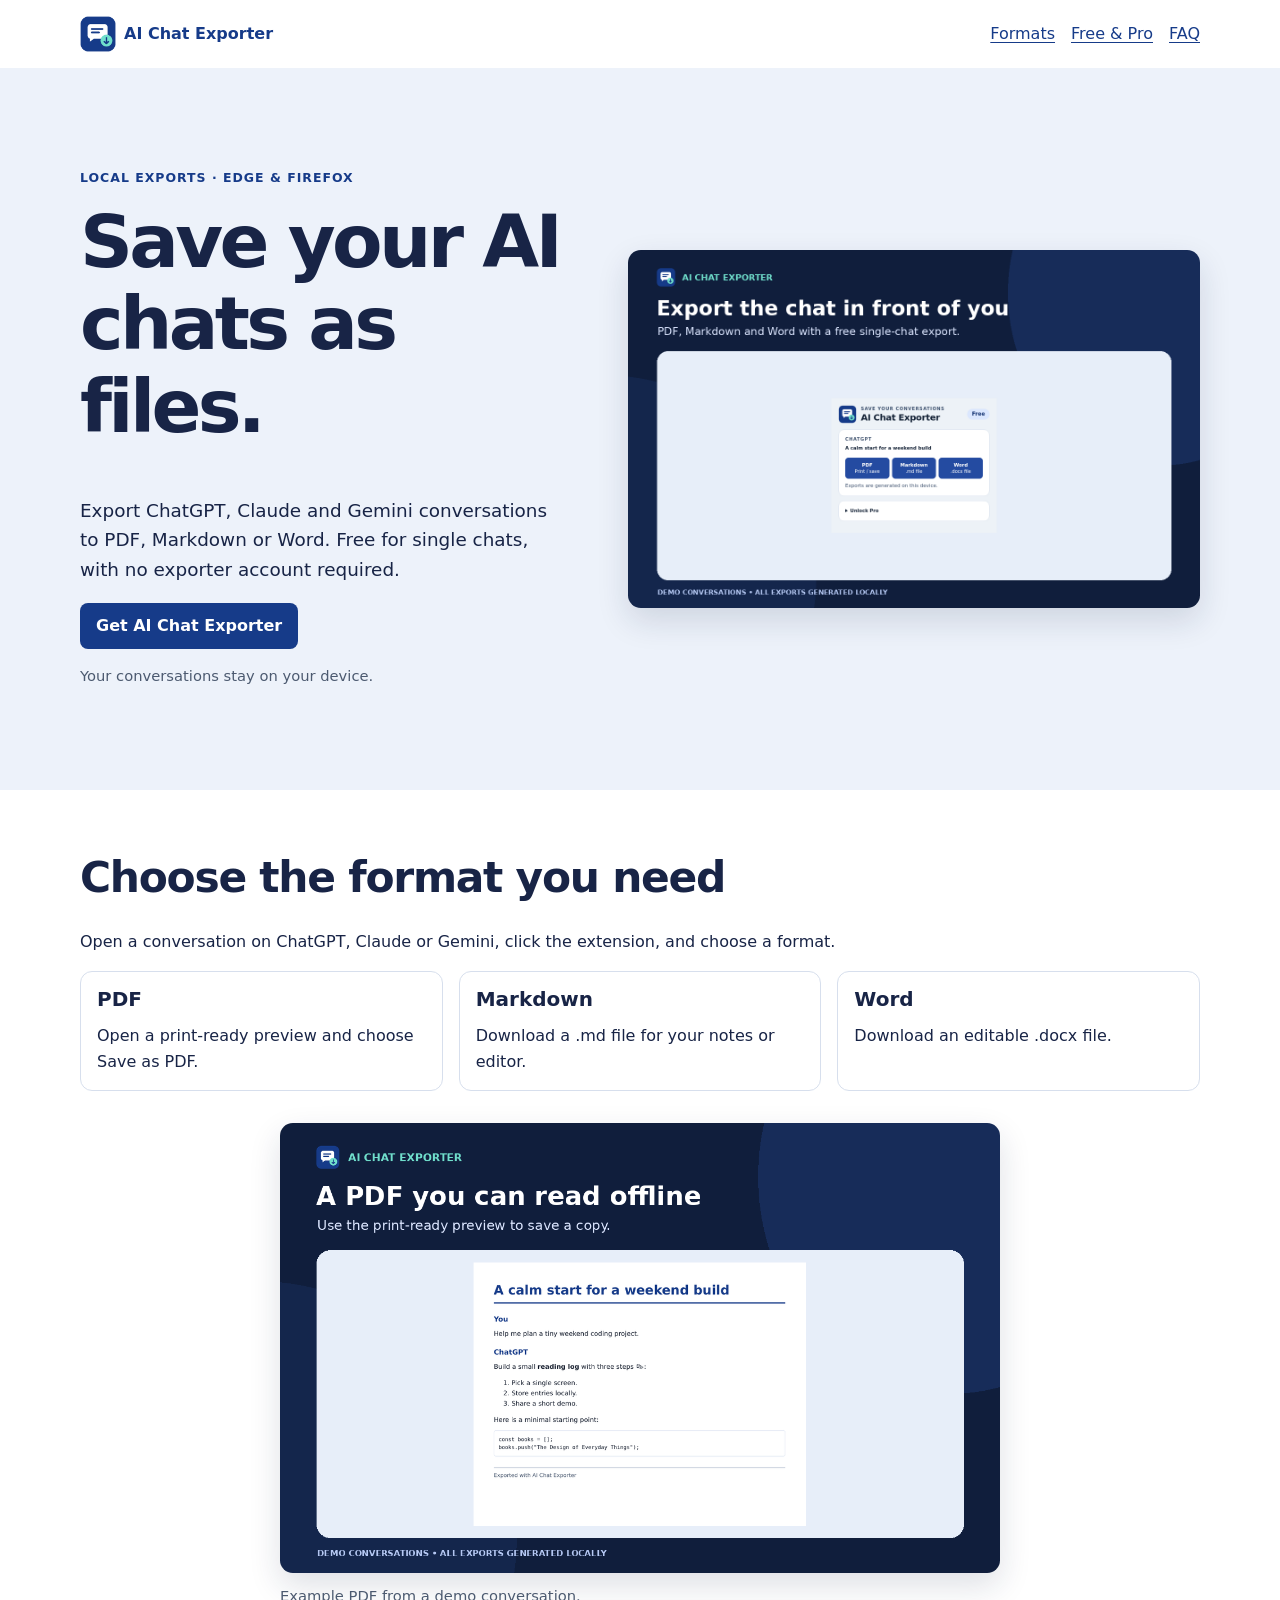
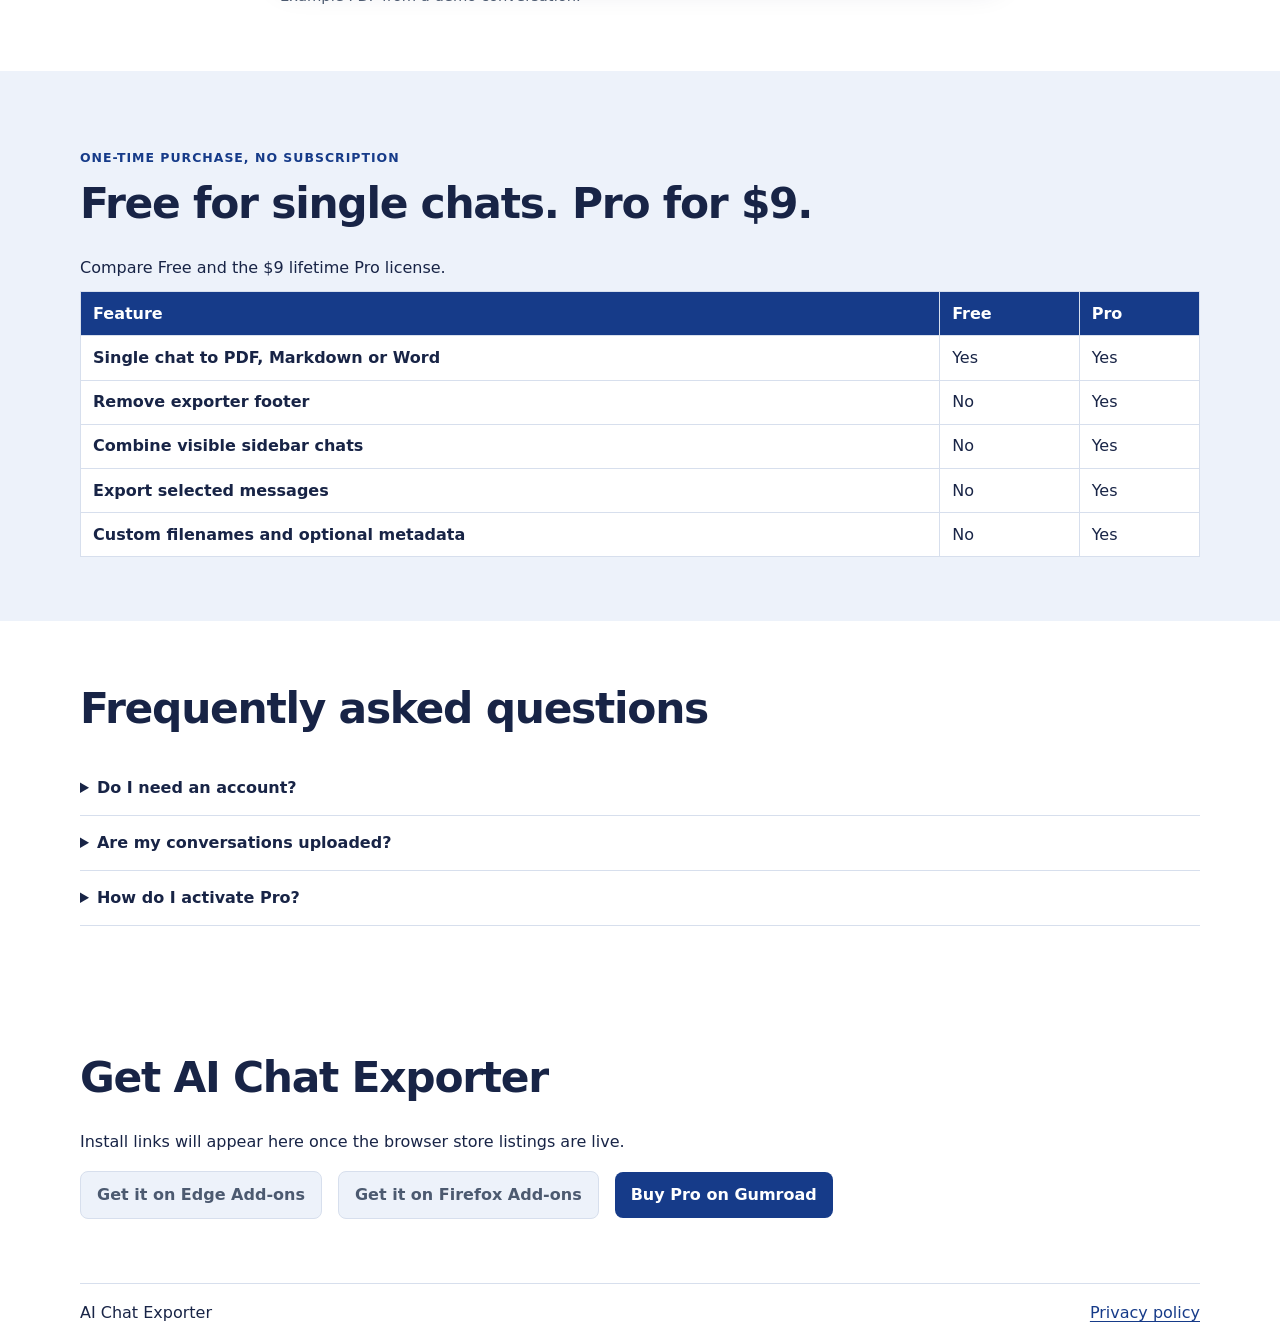
<file: index.html>
<!doctype html>
<html lang="en">
<head>
  <meta charset="utf-8">
  <meta name="viewport" content="width=device-width, initial-scale=1">
  <title>AI Chat Exporter — Save chats to PDF, Markdown &amp; Word</title>
  <meta name="description" content="Save ChatGPT, Claude and Gemini conversations as PDF, Markdown or Word files. Single-chat exports are free and stay on your device.">
  <link rel="canonical" href="https://r69shabh.github.io/ai-chat-exporter-site/">
  <link rel="icon" href="assets/128.png" type="image/png">
  <link rel="stylesheet" href="styles.css">
  <meta property="og:type" content="website">
  <meta property="og:title" content="AI Chat Exporter — Save chats to PDF, Markdown &amp; Word">
  <meta property="og:description" content="Export ChatGPT, Claude and Gemini conversations to files on your device. Free for single chats.">
  <meta property="og:url" content="https://r69shabh.github.io/ai-chat-exporter-site/">
  <meta property="og:image" content="https://r69shabh.github.io/ai-chat-exporter-site/assets/promo-marquee.png">
  <meta property="og:image:alt" content="AI Chat Exporter: PDF, Markdown and Word">
  <meta name="twitter:card" content="summary_large_image">
</head>
<body>
  <header class="shell masthead">
    <a class="brand" href="./"><img src="assets/128.png" width="36" height="36" alt=""> AI Chat Exporter</a>
    <nav aria-label="Main"><a href="#formats">Formats</a><a href="#plans">Free &amp; Pro</a><a href="#faq">FAQ</a></nav>
  </header>
  <main>
    <section class="hero">
      <div class="shell hero-grid">
        <div>
          <p class="eyebrow">Local exports · Edge &amp; Firefox</p>
          <h1>Save your AI chats as files.</h1>
          <p class="intro">Export ChatGPT, Claude and Gemini conversations to PDF, Markdown or Word. Free for single chats, with no exporter account required.</p>
          <a class="button" href="#downloads">Get AI Chat Exporter</a>
          <p class="note">Your conversations stay on your device.</p>
        </div>
        <img class="capture" src="assets/01-export.png" width="1280" height="800" alt="AI Chat Exporter popup offering PDF, Markdown and Word exports">
      </div>
    </section>
    <section class="shell section" id="formats">
      <h2>Choose the format you need</h2>
      <p>Open a conversation on ChatGPT, Claude or Gemini, click the extension, and choose a format.</p>
      <div class="cards">
        <article><h3>PDF</h3><p>Open a print-ready preview and choose Save as PDF.</p></article>
        <article><h3>Markdown</h3><p>Download a .md file for your notes or editor.</p></article>
        <article><h3>Word</h3><p>Download an editable .docx file.</p></article>
      </div>
      <figure>
        <img class="capture" src="assets/02-pdf.png" width="1280" height="800" loading="lazy" alt="An exported sample conversation in a print-ready PDF layout">
        <figcaption>Example PDF from a demo conversation.</figcaption>
      </figure>
    </section>
    <section class="plan-section" id="plans">
      <div class="shell section">
        <p class="eyebrow">One-time purchase, no subscription</p>
        <h2>Free for single chats. Pro for $9.</h2>
        <table>
          <caption>Compare Free and the $9 lifetime Pro license.</caption>
          <thead><tr><th scope="col">Feature</th><th scope="col">Free</th><th scope="col">Pro</th></tr></thead>
          <tbody>
            <tr><th scope="row">Single chat to PDF, Markdown or Word</th><td>Yes</td><td>Yes</td></tr>
            <tr><th scope="row">Remove exporter footer</th><td>No</td><td>Yes</td></tr>
            <tr><th scope="row">Combine visible sidebar chats</th><td>No</td><td>Yes</td></tr>
            <tr><th scope="row">Export selected messages</th><td>No</td><td>Yes</td></tr>
            <tr><th scope="row">Custom filenames and optional metadata</th><td>No</td><td>Yes</td></tr>
          </tbody>
        </table>
      </div>
    </section>
    <section class="shell section" id="faq">
      <h2>Frequently asked questions</h2>
      <details><summary>Do I need an account?</summary><p>No account with AI Chat Exporter is needed. Sign in to your chat service if it requires you to.</p></details>
      <details><summary>Are my conversations uploaded?</summary><p>No. Exports are created locally. If you activate Pro, the extension contacts Gumroad to verify your license key, not to send your chats. See the <a href="privacy-policy.html">privacy policy</a>.</p></details>
      <details><summary>How do I activate Pro?</summary><p>After installing the extension, buy a license on Gumroad and enter the key in the extension’s Pro license section.</p></details>
    </section>
    <section class="shell section" id="downloads">
      <h2>Get AI Chat Exporter</h2>
      <p>Install links will appear here once the browser store listings are live.</p>
      <div class="actions">
        <a id="edge-addon" class="button" role="link" aria-disabled="true">Get it on Edge Add-ons</a>
        <a id="firefox-addon" class="button" role="link" aria-disabled="true">Get it on Firefox Add-ons</a>
        <a id="gumroad-pro" class="button" href="https://rishabhgusain.gumroad.com/l/pvpkkq">Buy Pro on Gumroad</a>
      </div>
    </section>
  </main>
  <footer class="shell site-footer"><span>AI Chat Exporter</span><a href="privacy-policy.html">Privacy policy</a></footer>
</body>
</html>
</file>
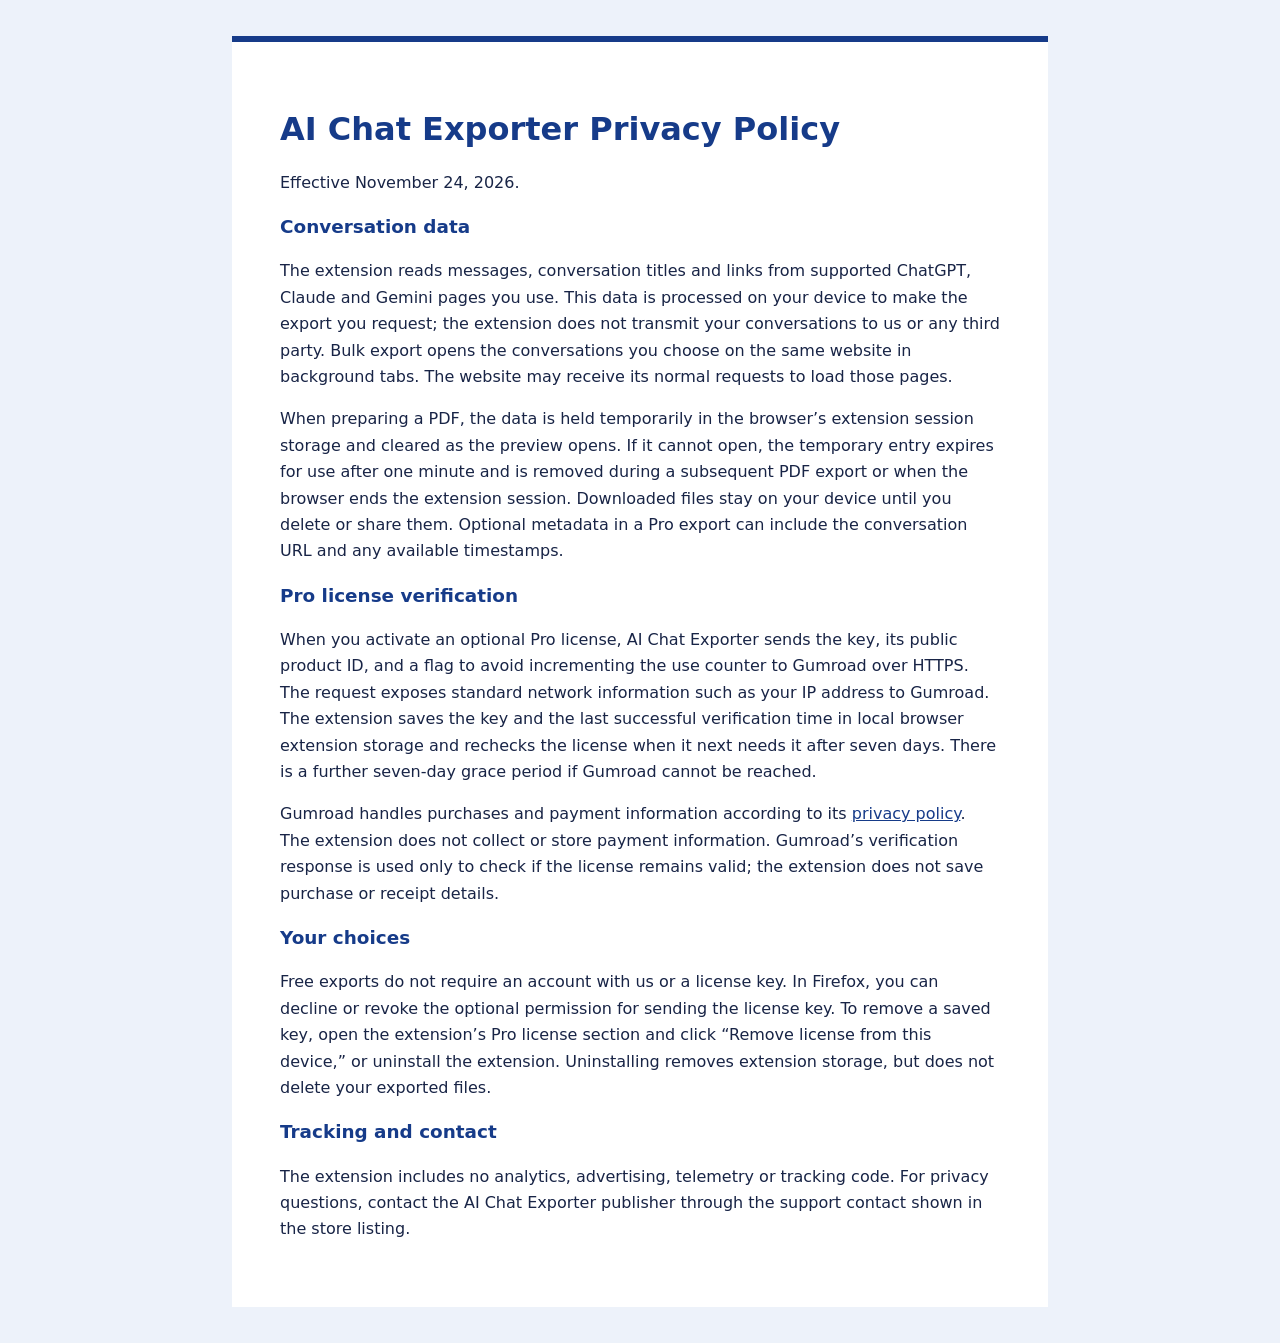
<file: privacy-policy.html>
<!doctype html>
<html lang="en">
<head>
<meta charset="utf-8">
<meta name="viewport" content="width=device-width, initial-scale=1">
<title>AI Chat Exporter Privacy Policy</title>
<style>
:root{color:#182446;background:#edf2fa;font:16px/1.65 system-ui,sans-serif}
main{max-width:720px;margin:36px auto;background:white;border-top:6px solid #163b89;padding:clamp(20px,5vw,48px)}
h1,h2,a{color:#163b89}h1{line-height:1.15}h2{font-size:1.15rem}
</style>
</head>
<body>
<main>
<h1>AI Chat Exporter Privacy Policy</h1>
<p>Effective November 24, 2026.</p>
<h2>Conversation data</h2>
<p>The extension reads messages, conversation titles and links from supported ChatGPT, Claude and Gemini pages you use. This data is processed on your device to make the export you request; the extension does not transmit your conversations to us or any third party. Bulk export opens the conversations you choose on the same website in background tabs. The website may receive its normal requests to load those pages.</p>
<p>When preparing a PDF, the data is held temporarily in the browser’s extension session storage and cleared as the preview opens. If it cannot open, the temporary entry expires for use after one minute and is removed during a subsequent PDF export or when the browser ends the extension session. Downloaded files stay on your device until you delete or share them. Optional metadata in a Pro export can include the conversation URL and any available timestamps.</p>
<h2>Pro license verification</h2>
<p>When you activate an optional Pro license, AI Chat Exporter sends the key, its public product ID, and a flag to avoid incrementing the use counter to Gumroad over HTTPS. The request exposes standard network information such as your IP address to Gumroad. The extension saves the key and the last successful verification time in local browser extension storage and rechecks the license when it next needs it after seven days. There is a further seven-day grace period if Gumroad cannot be reached.</p>
<p>Gumroad handles purchases and payment information according to its <a href="https://gumroad.com/privacy">privacy policy</a>. The extension does not collect or store payment information. Gumroad’s verification response is used only to check if the license remains valid; the extension does not save purchase or receipt details.</p>
<h2>Your choices</h2>
<p>Free exports do not require an account with us or a license key. In Firefox, you can decline or revoke the optional permission for sending the license key. To remove a saved key, open the extension’s Pro license section and click “Remove license from this device,” or uninstall the extension. Uninstalling removes extension storage, but does not delete your exported files.</p>
<h2>Tracking and contact</h2>
<p>The extension includes no analytics, advertising, telemetry or tracking code. For privacy questions, contact the AI Chat Exporter publisher through the support contact shown in the store listing.</p>
</main>
</body>
</html>
</file>
<file: styles.css>
:root {
  color-scheme: light;
  color: #182446;
  background: #fff;
  font: 16px/1.6 system-ui, sans-serif;
  --blue: #163b89;
  --muted: #4c5a70;
  --pale: #edf2fa;
  --line: #d7dfed;
}
*, *::before, *::after { box-sizing: border-box; }
body { margin: 0; }
.shell { width: min(1120px, 100% - 2.5rem); margin-inline: auto; }
.masthead, .brand, nav, .actions, .site-footer { display: flex; align-items: center; gap: 1rem; flex-wrap: wrap; }
.masthead, .site-footer { justify-content: space-between; padding-block: 1rem; }
.brand { gap: .5rem; font-weight: 750; text-decoration: none; }
a { color: var(--blue); text-underline-offset: .2em; }
a:focus-visible, summary:focus-visible { outline: 3px solid #4069cf; outline-offset: 4px; }
.hero, .plan-section { background: var(--pale); }
.hero-grid { display: grid; grid-template-columns: 1fr 1.18fr; align-items: center; gap: clamp(1.5rem, 5vw, 4rem); padding-block: clamp(2.5rem, 7vw, 5.5rem); }
.eyebrow { color: var(--blue); font-weight: 750; letter-spacing: .08em; text-transform: uppercase; font-size: .78rem; }
h1, h2, h3 { line-height: 1.12; margin: 0 0 .65em; }
h1 { font-size: clamp(2.4rem, 6vw, 4.6rem); letter-spacing: -.05em; }
h2 { font-size: clamp(1.7rem, 4vw, 2.65rem); letter-spacing: -.03em; }
h3 { font-size: 1.25rem; }
.intro { font-size: 1.15rem; }
.note, figcaption { color: var(--muted); font-size: .92rem; }
.button { display: inline-block; border-radius: .5rem; padding: .65rem 1rem; background: var(--blue); color: #fff; font-weight: 700; text-decoration: none; }
.button[href]:hover { background: #102c64; }
.button[aria-disabled="true"] { background: var(--pale); color: var(--muted); border: 1px solid var(--line); }
.capture { display: block; width: 100%; height: auto; border-radius: .8rem; box-shadow: 0 .8rem 2rem #18244624; }
.section { padding-block: clamp(2rem, 6vw, 4rem); }
.cards { display: grid; grid-template-columns: repeat(3, 1fr); gap: 1rem; }
.cards article { border: 1px solid var(--line); border-radius: .75rem; padding: 1rem; }
.cards p, details p { margin: .5rem 0 0; }
figure { max-width: 720px; margin: 2rem auto 0; }
figcaption { margin-top: .65rem; }
table { width: 100%; border-collapse: collapse; background: white; text-align: left; }
caption { text-align: left; margin-bottom: .65rem; }
th, td { padding: .55rem .75rem; border: 1px solid var(--line); }
thead { color: white; background: var(--blue); }
details { padding: .9rem 0; border-bottom: 1px solid var(--line); }
summary { cursor: pointer; font-weight: 650; }
.site-footer { border-top: 1px solid var(--line); }
@media (max-width: 720px) {
  .hero-grid, .cards { grid-template-columns: 1fr; }
  .masthead { gap: .6rem; }
}
</file>
